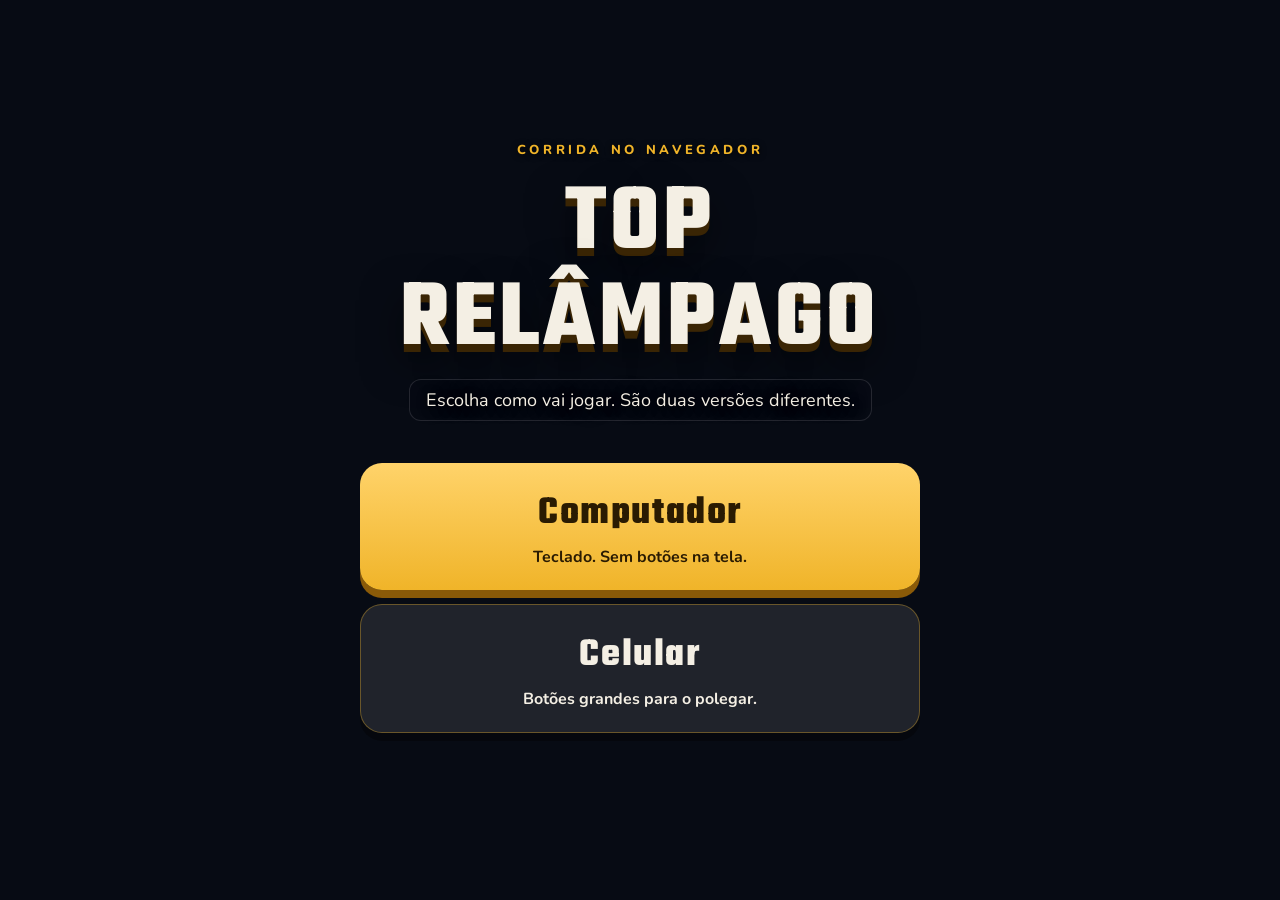
<file: index.html>
<!DOCTYPE html>
<html lang="pt-BR">
<head>
  <meta charset="UTF-8" />
  <meta name="viewport" content="width=device-width, initial-scale=1, viewport-fit=cover" />
  <title>TOP RELÂMPAGO</title>
  <meta name="description" content="Jogo de corrida no navegador. Abra e jogue." />
  <meta name="theme-color" content="#0b1220" />
  <link rel="icon" href="favicon.svg" type="image/svg+xml" />
  <link rel="preconnect" href="https://fonts.googleapis.com" />
  <link rel="preconnect" href="https://fonts.gstatic.com" crossorigin />
  <link href="https://fonts.googleapis.com/css2?family=Nunito:wght@500;700;800&family=Teko:wght@500;600;700&display=swap" rel="stylesheet" />
  <link rel="stylesheet" href="css/style.css" />
</head>
<body class="chooser">
  <main class="chooser-box">
    <p class="eyebrow">Corrida no navegador</p>
    <h1>TOP RELÂMPAGO</h1>
    <p class="tagline">Escolha como vai jogar. São duas versões diferentes.</p>
    <a class="choice" href="pc/">
      <strong>Computador</strong>
      <span>Teclado. Sem botões na tela.</span>
    </a>
    <a class="choice phone" href="celular/">
      <strong>Celular</strong>
      <span>Botões grandes para o polegar.</span>
    </a>
  </main>
</body>
</html>
</file>
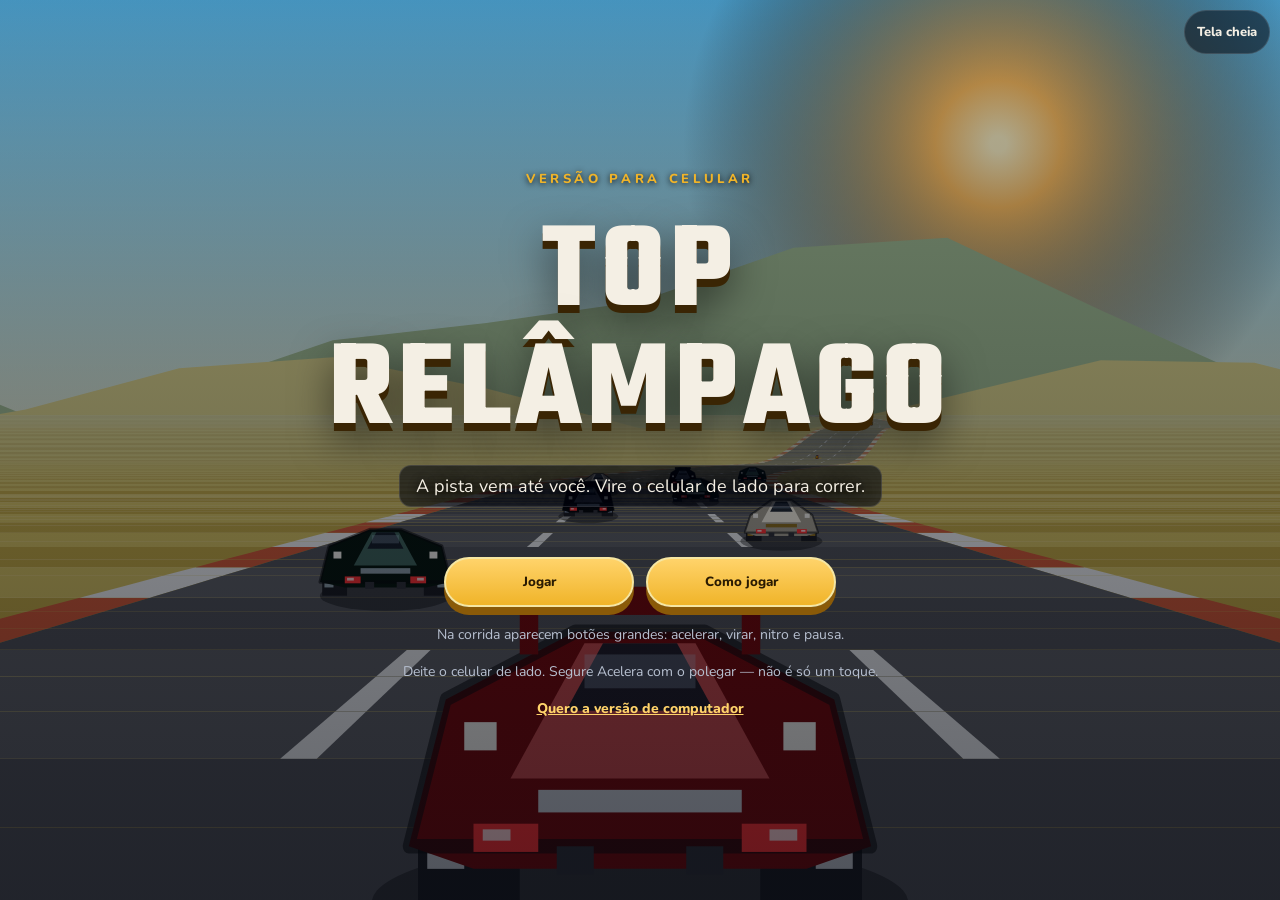
<file: celular/index.html>
<!DOCTYPE html>
<html lang="pt-BR">
<head>
  <!-- ui: no Som/Pausa nosombtn2 -->
  <meta charset="UTF-8" />
  <meta name="viewport" content="width=device-width, initial-scale=1, maximum-scale=1, user-scalable=no, viewport-fit=cover, interactive-widget=resizes-content" />
  <title>TOP RELÂMPAGO · Celular</title>
  <meta name="description" content="TOP RELÂMPAGO no celular, com botões na tela." />
  <meta name="theme-color" content="#0b1220" />
  <meta name="apple-mobile-web-app-capable" content="yes" />
  <meta name="apple-mobile-web-app-status-bar-style" content="black-translucent" />
  <meta name="mobile-web-app-capable" content="yes" />
  <link rel="icon" href="../favicon.svg" type="image/svg+xml" />
  <link rel="preconnect" href="https://fonts.googleapis.com" />
  <link rel="preconnect" href="https://fonts.gstatic.com" crossorigin />
  <link href="https://fonts.googleapis.com/css2?family=Nunito:wght@500;700;800&family=Teko:wght@500;600;700&display=swap" rel="stylesheet" />
  <link rel="stylesheet" href="../css/style.css?v=fixmusic1" />
</head>
<body data-modo="celular" class="modo-celular">
  <div id="app">
    <canvas id="view" tabindex="0"></canvas>

    <div id="hud" class="hud hidden" aria-hidden="true">
      <div class="hud-top">
        <div class="hud-card hud-track">
          <span class="hud-label">Pista</span>
          <strong class="hud-track-value"><span id="hud-flag" class="hud-flag">🏖️</span><span id="hud-track-name">Praia</span></strong>
        </div>
        <div class="hud-card">
          <span class="hud-label">Posição</span>
          <strong id="hud-pos">1<span>/8</span></strong>
        </div>
        <div class="hud-card">
          <span class="hud-label">Volta</span>
          <strong id="hud-lap">1<span>/2</span></strong>
        </div>
        <div class="hud-card wide">
          <span class="hud-label">Tempo</span>
          <strong id="hud-time">0:00.00</strong>
        </div>
      </div>
      <div class="hud-mid">
        <div class="minimap-wrap">
          <span class="minimap-label">MAPA</span>
          <canvas id="minimap" width="154" height="154" aria-label="Minimapa da pista"></canvas>
        </div>
      </div>
      <div class="hud-bottom">
        <div class="bars">
          <div class="bar">
            <span>Nitro · 3</span>
            <div class="nitro-pips" id="hud-nitro-pips" aria-label="Cargas de nitro">
              <i></i><i></i><i></i>
            </div>
          </div>
          <div class="bar">
            <span>Combustível</span>
            <div class="bar-track fuel"><i id="hud-fuel"></i></div>
          </div>
        </div>
        <div class="speedo">
          <strong id="hud-speed">0</strong>
          <em>km/h</em>
        </div>
      </div>
      <div id="toast" class="toast hidden"></div>
    </div>

    <div id="lap-banner" class="lap-banner hidden" aria-live="polite">
      <span class="lap-banner-eyebrow">Ao vivo</span>
      <strong id="lap-banner-title">VOLTA</strong>
      <div class="lap-banner-stats">
        <span class="lap-banner-pos">P<span id="lap-banner-pos">1</span></span>
        <span id="lap-banner-time">0:00.00</span>
      </div>
    </div>

    <div id="radio" class="radio hidden" aria-live="polite">
      <span class="radio-tag">Rádio</span>
      <span id="radio-msg"></span>
    </div>

    <div id="countdown" class="countdown hidden" aria-live="polite">
      <div class="lights" aria-hidden="true"><i></i><i></i><i></i></div>
      <strong id="countdown-num">3</strong>
    </div>

<section id="screen-title" class="screen">
      <div class="screen-inner">
        <p class="eyebrow">Versão para celular</p>
        <h1>TOP RELÂMPAGO</h1>
        <p class="tagline">A pista vem até você. Vire o celular de lado para correr.</p>
        <div class="menu" id="menu-title">
          <button type="button" data-action="play" class="primary">Jogar</button>
          <button type="button" data-action="howto">Como jogar</button>
        </div>
        <p class="hint">Na corrida aparecem botões grandes: acelerar, virar, nitro e pausa.</p>
        <p class="hint">Deite o celular de lado. Segure Acelera com o polegar — não é só um toque.</p>
        <p class="hint"><a href="../index.html">Quero a versão de computador</a></p>
      </div>
    </section>

    <section id="screen-howto" class="screen hidden">
      <div class="screen-inner card-panel">
        <h2>Como jogar</h2>
        <ul class="howto">
          <li>Vire o celular de lado.</li>
          <li>Polegar esquerdo: virar para os lados.</li>
          <li>Polegar direito: acelerar e nitro.</li>
                    <li>Galão amarelo no meio da pista: passe por cima para encher o tanque. Sem combustível o motor morre.</li>
          <li>No campeonato, precisa chegar em 4º ou melhor para avançar.</li>
          <li>O nitro tem 3 cargas por corrida. Cada toque gasta uma. Solte e aperte de novo para a próxima.</li>
          <li>Tela cheia / Preencher tela ocupa a área visível. No iPhone a barra do Safari só some em Compartilhar → Adicionar à Tela de Início.</li>
        </ul>
        <p>Fique no asfalto. Curvas fortes puxam o carro. Os rivais fecham a porta. Ganhe dinheiro nas corridas e melhore o carro na oficina.</p>
        <div class="menu">
          <button type="button" data-action="back-title" class="primary">Voltar</button>
        </div>
      </div>
    </section>

    <section id="screen-cars" class="screen hidden">
      <div class="screen-inner wide">
        <h2>Escolha o carro</h2>
        <p class="sub">Cada um dirige de um jeito. Teste e sinta.</p>
        <div id="car-grid" class="grid-4"></div>
        <div class="menu">
          <button type="button" data-action="cars-next" class="primary">Continuar</button>
          <button type="button" data-action="back-title">Voltar</button>
        </div>
      </div>
    </section>

    <section id="screen-mode" class="screen hidden">
      <div class="screen-inner">
        <h2>Como quer correr?</h2>
        <div class="menu stacked">
          <button type="button" data-action="mode-cup" class="primary" id="btn-cup">Campeonato</button>
          <button type="button" data-action="mode-quick">Corrida rápida</button>
          <button type="button" data-action="open-shop">Oficina</button>
          <button type="button" data-action="back-cars">Trocar carro</button>
        </div>
        <p class="hint" id="money-hint">Seu dinheiro: $0</p>
      </div>
    </section>

    <section id="screen-tracks" class="screen hidden">
      <div class="screen-inner wide">
        <h2>Escolha a pista</h2>
        <div id="track-grid" class="grid-tracks"></div>
        <div class="menu">
          <button type="button" data-action="track-go" class="primary">Correr</button>
          <button type="button" data-action="back-mode">Voltar</button>
        </div>
      </div>
    </section>

    <section id="screen-shop" class="screen hidden">
      <div class="screen-inner wide">
        <h2>Oficina</h2>
        <p class="sub" id="shop-money">Dinheiro: $0</p>
        <div id="shop-grid" class="shop-grid"></div>
        <div class="menu">
          <button type="button" data-action="shop-back" class="primary">Pronto</button>
        </div>
      </div>
    </section>

    <section id="screen-pause" class="screen hidden dim">
      <div class="screen-inner card-panel">
        <h2>Pausa</h2>
        <ul class="howto compact">
          <li>Use os botões na tela para dirigir</li>
        </ul>
        <div class="menu stacked">
          <button type="button" data-action="resume" class="primary">Continuar</button>
          <button type="button" data-action="restart">Recomeçar</button>
          <button type="button" data-action="quit-race">Sair da corrida</button>
        </div>
      </div>
    </section>

    <section id="screen-results" class="screen hidden">
      <div class="screen-inner wide">
        <h2 id="results-title">Chegada</h2>
        <p class="sub" id="results-sub"></p>
        <table class="board" id="results-table"></table>
        <div class="menu">
          <button type="button" data-action="results-next" class="primary">Continuar</button>
        </div>
      </div>
    </section>

    <section id="screen-standings" class="screen hidden">
      <div class="screen-inner wide">
        <h2 id="standings-title">Campeonato</h2>
        <p class="sub" id="standings-sub"></p>
        <table class="board" id="standings-table"></table>
        <div class="menu">
          <button type="button" data-action="cup-next" class="primary">Próxima etapa</button>
          <button type="button" data-action="open-shop">Oficina</button>
        </div>
      </div>
    </section>

    <div id="pads" class="pads hidden" aria-hidden="true">
      <div class="pad-cluster left">
        <button type="button" class="pad" data-hold="left">◀</button>
        <button type="button" class="pad" data-hold="right">▶</button>
      </div>
      <div class="pad-cluster right">
        <button type="button" class="pad nitro" data-hold="nitro">Nitro</button>
        <div class="pad-stack">
          <button type="button" class="pad go" data-hold="up">Acelera</button>
        </div>
      </div>
    </div>

    <div id="rotate-hint" class="rotate-hint hidden">
      <p>Deite o celular de lado — a pista fica maior.</p>
      <p class="hint">Se quiser, dá para jogar em pé.</p>
      <button type="button" class="primary" data-action="portrait-ok">Jogar em pé</button>
    </div>

    <div class="top-tools">
      <button type="button" id="btn-full" title="Tela cheia">Tela cheia</button>
    </div>
  </div>
  <script type="module" src="../js/app.js?v=fixmusic1"></script>
</body>
</html>
</file>
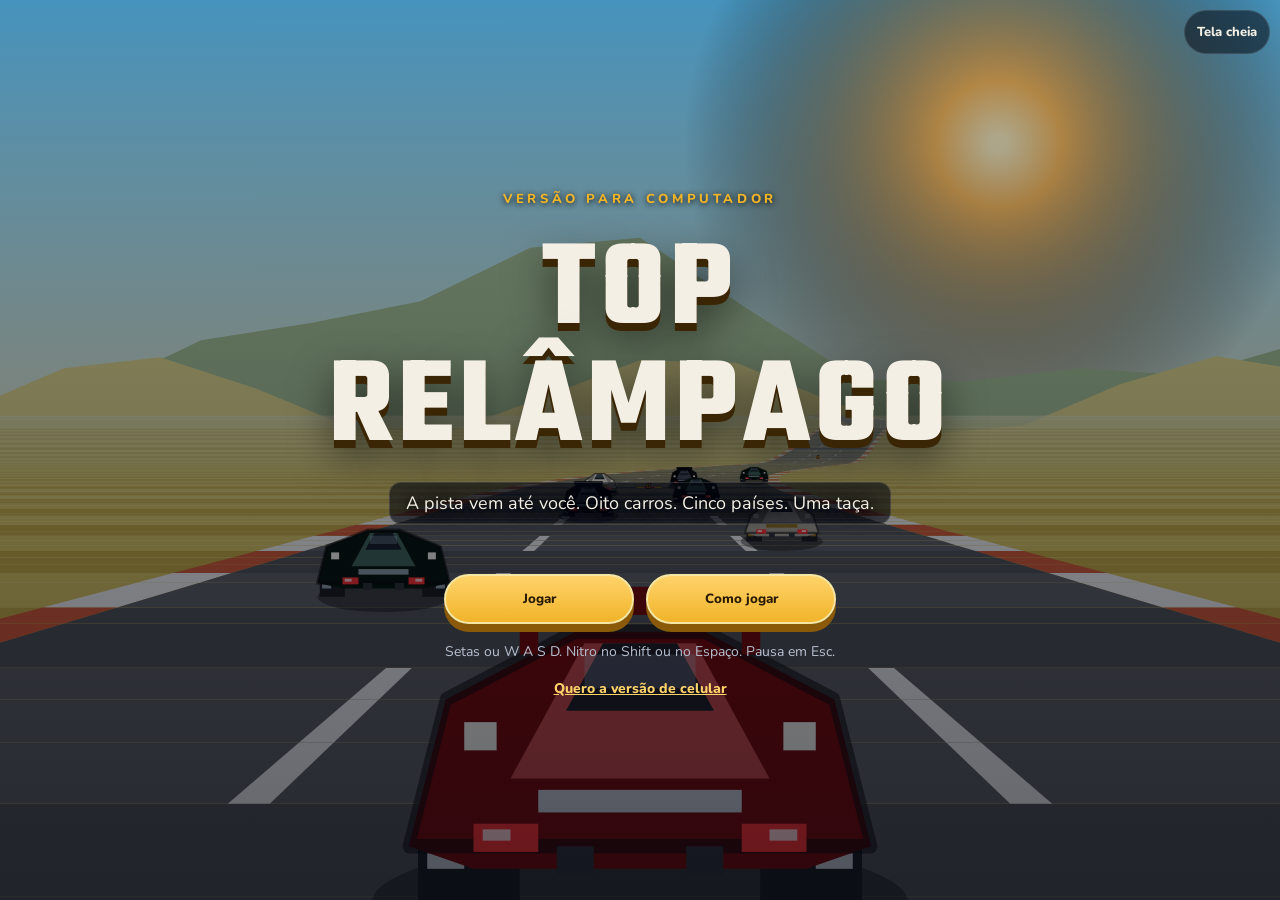
<file: pc/index.html>
<!DOCTYPE html>
<html lang="pt-BR">
<head>
  <!-- ui: no Som/Pausa nosombtn2 -->
  <meta charset="UTF-8" />
  <meta name="viewport" content="width=device-width, initial-scale=1" />
  <title>TOP RELÂMPAGO · Computador</title>
  <meta name="description" content="TOP RELÂMPAGO no computador, com teclado." />
  <meta name="theme-color" content="#0b1220" />
  <link rel="icon" href="../favicon.svg" type="image/svg+xml" />
  <link rel="preconnect" href="https://fonts.googleapis.com" />
  <link rel="preconnect" href="https://fonts.gstatic.com" crossorigin />
  <link href="https://fonts.googleapis.com/css2?family=Nunito:wght@500;700;800&family=Teko:wght@500;600;700&display=swap" rel="stylesheet" />
  <link rel="stylesheet" href="../css/style.css?v=fixmusic1" />
</head>
<body data-modo="pc" class="modo-pc">
  <div id="app">
    <canvas id="view" tabindex="0"></canvas>

    <div id="hud" class="hud hidden" aria-hidden="true">
      <div class="hud-top">
        <div class="hud-card hud-track">
          <span class="hud-label">Pista</span>
          <strong class="hud-track-value"><span id="hud-flag" class="hud-flag">🏖️</span><span id="hud-track-name">Praia</span></strong>
        </div>
        <div class="hud-card">
          <span class="hud-label">Posição</span>
          <strong id="hud-pos">1<span>/8</span></strong>
        </div>
        <div class="hud-card">
          <span class="hud-label">Volta</span>
          <strong id="hud-lap">1<span>/2</span></strong>
        </div>
        <div class="hud-card wide">
          <span class="hud-label">Tempo</span>
          <strong id="hud-time">0:00.00</strong>
        </div>
      </div>
      <div class="hud-mid">
        <div class="minimap-wrap">
          <span class="minimap-label">MAPA</span>
          <canvas id="minimap" width="154" height="154" aria-label="Minimapa da pista"></canvas>
        </div>
      </div>
      <div class="hud-bottom">
        <div class="bars">
          <div class="bar">
            <span>Nitro <kbd>Shift</kbd> <kbd>Espaço</kbd> · 3</span>
            <div class="nitro-pips" id="hud-nitro-pips" aria-label="Cargas de nitro">
              <i></i><i></i><i></i>
            </div>
          </div>
          <div class="bar">
            <span>Combustível</span>
            <div class="bar-track fuel"><i id="hud-fuel"></i></div>
          </div>
        </div>
        <div class="speedo">
          <strong id="hud-speed">0</strong>
          <em>km/h</em>
        </div>
      </div>
      <div id="toast" class="toast hidden"></div>
    </div>

    <div id="lap-banner" class="lap-banner hidden" aria-live="polite">
      <span class="lap-banner-eyebrow">Ao vivo</span>
      <strong id="lap-banner-title">VOLTA</strong>
      <div class="lap-banner-stats">
        <span class="lap-banner-pos">P<span id="lap-banner-pos">1</span></span>
        <span id="lap-banner-time">0:00.00</span>
      </div>
    </div>

    <div id="radio" class="radio hidden" aria-live="polite">
      <span class="radio-tag">Rádio</span>
      <span id="radio-msg"></span>
    </div>

    <div id="countdown" class="countdown hidden" aria-live="polite">
      <div class="lights" aria-hidden="true"><i></i><i></i><i></i></div>
      <strong id="countdown-num">3</strong>
    </div>

<section id="screen-title" class="screen">
      <div class="screen-inner">
        <p class="eyebrow">Versão para computador</p>
        <h1>TOP RELÂMPAGO</h1>
        <p class="tagline">A pista vem até você. Oito carros. Cinco países. Uma taça.</p>
        <div class="menu" id="menu-title">
          <button type="button" data-action="play" class="primary">Jogar</button>
          <button type="button" data-action="howto">Como jogar</button>
        </div>
        <p class="hint">Setas ou W A S D. Nitro no Shift ou no Espaço. Pausa em Esc.</p>
        <p class="hint"><a href="../index.html">Quero a versão de celular</a></p>
      </div>
    </section>

    <section id="screen-howto" class="screen hidden">
      <div class="screen-inner card-panel">
        <h2>Como jogar</h2>
        <ul class="howto">
          <li><kbd>↑</kbd> ou <kbd>W</kbd> — acelerar</li>
          <li><kbd>↓</kbd> ou <kbd>S</kbd> — frear</li>
          <li><kbd>←</kbd> <kbd>→</kbd> ou <kbd>A</kbd> <kbd>D</kbd> — dirigir</li>
          <li><kbd>Shift</kbd> ou <kbd>Espaço</kbd> — nitro</li>
          <li><kbd>Esc</kbd> — pausar · <kbd>M</kbd> — som · <kbd>F</kbd> — tela cheia</li>
          <li>Galão amarelo no meio da pista: passe por cima para encher o tanque. Sem combustível o motor morre.</li>
          <li>No campeonato, precisa chegar em 4º ou melhor para avançar.</li>
          <li>O nitro tem 3 cargas por corrida. Cada toque no Shift ou Espaço gasta uma. Solte e aperte de novo para a próxima.</li>
          <li>Preencher tela ocupa a área visível. No iPhone a barra do Safari só some em Adicionar à Tela de Início.</li>
        </ul>
        <p>Fique no asfalto. Curvas fortes puxam o carro. Os rivais fecham a porta. Ganhe dinheiro nas corridas e melhore o carro na oficina.</p>
        <div class="menu">
          <button type="button" data-action="back-title" class="primary">Voltar</button>
        </div>
      </div>
    </section>

    <section id="screen-cars" class="screen hidden">
      <div class="screen-inner wide">
        <h2>Escolha o carro</h2>
        <p class="sub">Cada um dirige de um jeito. Teste e sinta.</p>
        <div id="car-grid" class="grid-4"></div>
        <div class="menu">
          <button type="button" data-action="cars-next" class="primary">Continuar</button>
          <button type="button" data-action="back-title">Voltar</button>
        </div>
      </div>
    </section>

    <section id="screen-mode" class="screen hidden">
      <div class="screen-inner">
        <h2>Como quer correr?</h2>
        <div class="menu stacked">
          <button type="button" data-action="mode-cup" class="primary" id="btn-cup">Campeonato</button>
          <button type="button" data-action="mode-quick">Corrida rápida</button>
          <button type="button" data-action="open-shop">Oficina</button>
          <button type="button" data-action="back-cars">Trocar carro</button>
        </div>
        <p class="hint" id="money-hint">Seu dinheiro: $0</p>
      </div>
    </section>

    <section id="screen-tracks" class="screen hidden">
      <div class="screen-inner wide">
        <h2>Escolha a pista</h2>
        <div id="track-grid" class="grid-tracks"></div>
        <div class="menu">
          <button type="button" data-action="track-go" class="primary">Correr</button>
          <button type="button" data-action="back-mode">Voltar</button>
        </div>
      </div>
    </section>

    <section id="screen-shop" class="screen hidden">
      <div class="screen-inner wide">
        <h2>Oficina</h2>
        <p class="sub" id="shop-money">Dinheiro: $0</p>
        <div id="shop-grid" class="shop-grid"></div>
        <div class="menu">
          <button type="button" data-action="shop-back" class="primary">Pronto</button>
        </div>
      </div>
    </section>

    <section id="screen-pause" class="screen hidden dim">
      <div class="screen-inner card-panel">
        <h2>Pausa</h2>
        <ul class="howto compact">
          <li>Setas ou W A S D para dirigir</li>
          <li>Shift ou Espaço para nitro · Esc para voltar</li>
        </ul>
        <div class="menu stacked">
          <button type="button" data-action="resume" class="primary">Continuar</button>
          <button type="button" data-action="restart">Recomeçar</button>
          <button type="button" data-action="quit-race">Sair da corrida</button>
        </div>
      </div>
    </section>

    <section id="screen-results" class="screen hidden">
      <div class="screen-inner wide">
        <h2 id="results-title">Chegada</h2>
        <p class="sub" id="results-sub"></p>
        <table class="board" id="results-table"></table>
        <div class="menu">
          <button type="button" data-action="results-next" class="primary">Continuar</button>
        </div>
      </div>
    </section>

    <section id="screen-standings" class="screen hidden">
      <div class="screen-inner wide">
        <h2 id="standings-title">Campeonato</h2>
        <p class="sub" id="standings-sub"></p>
        <table class="board" id="standings-table"></table>
        <div class="menu">
          <button type="button" data-action="cup-next" class="primary">Próxima etapa</button>
          <button type="button" data-action="open-shop">Oficina</button>
        </div>
      </div>
    </section>

    <div class="top-tools">
      <button type="button" id="btn-full" title="Tela cheia">Tela cheia</button>
    </div>
  </div>
  <script type="module" src="../js/app.js?v=fixmusic1"></script>
</body>
</html>
</file>
<file: css/style.css>
:root {
  --bg: #070b14;
  --panel: rgba(10, 16, 28, 0.82);
  --line: rgba(240, 180, 41, 0.35);
  --gold: #f0b429;
  --gold-2: #ffd36a;
  --text: #f4efe4;
  --muted: #b7c0d0;
  --danger: #ff5d6c;
  --ok: #3dd68c;
  --shadow: 0 20px 60px rgba(0, 0, 0, 0.45);
}

* { box-sizing: border-box; margin: 0; padding: 0; }

html, body {
  width: 100%;
  height: 100%;
  height: -webkit-fill-available;
  height: 100svh;
  height: 100dvh;
  min-height: 100svh;
  min-height: 100dvh;
  overflow: hidden;
  overscroll-behavior: none;
  touch-action: none;
  position: fixed;
  inset: 0;
  padding: 0;
  margin: 0;
  background: var(--bg);
  color: var(--text);
  font-family: "Nunito", "Segoe UI", sans-serif;
  -webkit-text-size-adjust: 100%;
  user-select: none;
  -webkit-user-select: none;
  -webkit-touch-callout: none;
}

#app {
  width: 100%;
  height: 100%;
  height: -webkit-fill-available;
  height: 100svh;
  height: 100dvh;
  min-height: 100svh;
  min-height: 100dvh;
  overflow: hidden;
  touch-action: none;
  position: fixed;
  inset: 0;
  padding: 0;
  margin: 0;
}

#view {
  position: absolute;
  inset: 0;
  width: 100%;
  height: 100%;
  display: block;
  outline: none;
}

html.immersive,
html.immersive body,
html.immersive #app,
body.immersive,
body.immersive #app {
  position: fixed;
  inset: 0;
  width: 100%;
  width: 100dvw;
  height: 100svh;
  height: 100dvh;
  height: -webkit-fill-available;
  min-height: 100dvh;
  padding: 0;
  margin: 0;
}

.hidden { display: none !important; }

.screen {
  position: absolute;
  inset: 0;
  display: flex;
  align-items: flex-start;
  justify-content: center;
  padding: max(16px, env(safe-area-inset-top)) max(16px, env(safe-area-inset-right)) max(16px, env(safe-area-inset-bottom)) max(16px, env(safe-area-inset-left));
  background: linear-gradient(180deg, rgba(7, 11, 20, 0.28), rgba(7, 11, 20, 0.62));
  z-index: 5;
  overflow-x: hidden;
  overflow-y: auto;
  touch-action: pan-y;
  -webkit-overflow-scrolling: touch;
  overflow-anchor: none;
}

.screen.dim { background: rgba(4, 7, 14, 0.72); backdrop-filter: blur(6px); }

.screen-inner {
  width: min(720px, 100%);
  text-align: center;
  margin-block: auto;
  padding-bottom: 12px;
}

.screen-inner.wide { width: min(1080px, 100%); }

#screen-results .screen-inner.wide,
#screen-standings .screen-inner.wide {
  width: min(560px, 100%);
}

#screen-results .board,
#screen-standings .board {
  width: 100%;
  table-layout: fixed;
  margin-inline: auto;
}

.card-panel {
  background: var(--panel);
  border: 1px solid var(--line);
  border-radius: 22px;
  padding: 36px 32px;
  box-shadow: var(--shadow);
}

.eyebrow {
  letter-spacing: 0.28em;
  text-transform: uppercase;
  color: var(--gold);
  font-size: 13px;
  font-weight: 800;
  position: relative;
  z-index: 1;
  text-shadow: 0 1px 6px #000;
}

h1 {
  font-family: "Teko", Impact, sans-serif;
  font-size: clamp(64px, 12vw, 124px);
  line-height: 0.95;
  letter-spacing: 0.04em;
  text-shadow: 0 8px 0 #3a2504, 0 18px 40px rgba(0, 0, 0, 0.55);
  margin: 14px 0 12px;
  padding-top: 0.12em;
  overflow: visible;
}

h2 {
  font-family: "Teko", Impact, sans-serif;
  font-size: clamp(40px, 7vw, 64px);
  letter-spacing: 0.04em;
  margin-bottom: 6px;
}

.tagline, .sub, .hint, p { color: var(--muted); }

.tagline {
  font-size: 18px;
  margin-bottom: 28px;
  color: #f4efe4;
  text-shadow: 0 2px 10px #000, 0 0 18px rgba(0, 0, 0, 0.95);
  background: rgba(7, 11, 20, 0.62);
  display: inline-block;
  padding: 8px 16px;
  border-radius: 12px;
  border: 1px solid rgba(255,255,255,0.12);
}
.sub { margin-bottom: 22px; }
.hint { margin-top: 18px; font-size: 14px; }

.menu {
  display: flex;
  gap: 12px;
  justify-content: center;
  flex-wrap: wrap;
  margin-top: 22px;
}

.menu.stacked {
  flex-direction: column;
  align-items: center;
}

button {
  font-family: inherit;
  font-weight: 800;
  border: 1px solid transparent;
  border-radius: 999px;
  padding: 14px 26px;
  min-width: 190px;
  min-height: 48px;
  cursor: pointer;
  color: var(--text);
  background: rgba(255, 255, 255, 0.08);
  touch-action: manipulation;
  -webkit-tap-highlight-color: transparent;
  transition: transform 0.12s ease, background 0.12s ease, box-shadow 0.12s ease;
}

button.primary,
.menu button {
  background: linear-gradient(180deg, var(--gold-2), var(--gold));
  color: #2a1b02;
  border: 2px solid #f5e6a3;
  box-shadow: 0 8px 0 #8a5a08;
}

.menu button:disabled {
  opacity: 0.5;
  box-shadow: 0 4px 0 #6a4e12;
  cursor: default;
  transform: none;
}

button:hover { transform: translateY(-1px); }
button:focus-visible { outline: 3px solid var(--gold-2); outline-offset: 3px; }
button.selected, .pick.selected {
  box-shadow: 0 0 0 3px var(--gold);
}

.howto {
  list-style: none;
  text-align: left;
  margin: 18px auto 16px;
  max-width: 460px;
  color: var(--text);
}

.howto li { margin: 8px 0; }
.howto.compact { margin-bottom: 8px; }

kbd {
  display: inline-block;
  min-width: 1.6em;
  padding: 1px 7px;
  border-radius: 6px;
  border: 1px solid rgba(255,255,255,0.2);
  background: rgba(0,0,0,0.35);
  font-size: 12px;
  font-family: inherit;
  color: var(--gold-2);
  text-align: center;
}

.grid-4, .grid-tracks, .shop-grid {
  display: grid;
  gap: 14px;
}

.grid-4 { grid-template-columns: repeat(4, minmax(0, 1fr)); }
.grid-tracks { grid-template-columns: repeat(5, minmax(0, 1fr)); }
.shop-grid { grid-template-columns: repeat(3, minmax(0, 1fr)); }

#screen-shop .shop-grid { margin-bottom: 8px; }
#screen-shop .shop-card .menu {
  margin-top: 12px;
  position: relative;
  z-index: 1;
}
#screen-shop .shop-card .menu button {
  min-width: 0;
  width: 100%;
}
#screen-shop > .screen-inner > .menu {
  position: relative;
  z-index: 2;
  margin-top: 18px;
  padding-bottom: 10px;
}

.pick, .shop-card {
  background: var(--panel);
  border: 1px solid rgba(255,255,255,0.08);
  border-radius: 18px;
  padding: 16px 12px 14px;
  text-align: left;
  cursor: pointer;
  min-width: 0;
  min-height: 48px;
  box-shadow: var(--shadow);
  touch-action: manipulation;
}

.pick h3, .shop-card h3 {
  font-family: "Teko", Impact, sans-serif;
  font-size: 30px;
  letter-spacing: 0.03em;
}

.pick p, .shop-card p { font-size: 13px; margin: 4px 0 10px; }

.swatch {
  height: 10px;
  border-radius: 999px;
  margin-bottom: 10px;
}

.stat {
  display: flex;
  align-items: center;
  gap: 8px;
  font-size: 12px;
  margin: 4px 0;
  color: var(--muted);
}

.stat b { width: 72px; font-weight: 700; color: var(--text); }
.stat i {
  flex: 1;
  height: 7px;
  border-radius: 99px;
  background: rgba(255,255,255,0.08);
  display: block;
  position: relative;
  font-style: normal;
}

.stat i::after {
  content: "";
  position: absolute;
  inset: 0 auto 0 0;
  width: var(--v, 50%);
  border-radius: inherit;
  background: linear-gradient(90deg, #6ecbff, var(--gold));
}

.board {
  width: 100%;
  border-collapse: collapse;
  background: var(--panel);
  border-radius: 16px;
  overflow: hidden;
  margin: 10px 0 8px;
}

.board th, .board td {
  padding: 12px 14px;
  text-align: left;
}

.board th { color: var(--gold); font-size: 13px; letter-spacing: 0.08em; text-transform: uppercase; }
.board tr:nth-child(even) { background: rgba(255,255,255,0.03); }
.board .you { color: var(--gold-2); font-weight: 800; }

.top-tools {
  position: absolute;
  top: max(10px, env(safe-area-inset-top));
  right: max(10px, env(safe-area-inset-right));
  z-index: 20;
  display: flex;
  gap: 8px;
}

body.racing .top-tools {
  right: calc(max(12px, env(safe-area-inset-right)) + 128px);
  top: max(10px, env(safe-area-inset-top));
}

.top-tools button {
  min-width: 48px;
  min-height: 44px;
  padding: 8px 12px;
  font-size: 13px;
  background: rgba(7, 11, 20, 0.55);
  border: 1px solid rgba(255,255,255,0.12);
}

.hud {
  position: absolute;
  inset: 0;
  pointer-events: none;
  z-index: 4;
}

.hud-pause {
  position: absolute;
  top: max(10px, env(safe-area-inset-top));
  left: 50%;
  transform: translateX(-50%);
  z-index: 7;
  pointer-events: auto;
  min-width: 88px;
  min-height: 44px;
  padding: 8px 18px;
  background: rgba(7, 11, 20, 0.7);
  border: 1px solid rgba(255,255,255,0.16);
}

.hud-top {
  position: absolute;
  top: max(12px, env(safe-area-inset-top));
  left: max(12px, env(safe-area-inset-left));
  display: flex;
  gap: 10px;
}

.hud-card {
  background: rgba(2, 4, 10, 0.92);
  border: 1px solid rgba(255,255,255,0.38);
  border-radius: 10px;
  padding: 8px 14px;
  min-width: 92px;
  box-shadow: 0 4px 18px rgba(0, 0, 0, 0.7);
}

.hud-card.wide { min-width: 140px; }
.hud-track { min-width: 128px; max-width: 180px; }
.hud-track strong {
  display: flex;
  align-items: center;
  gap: 8px;
  font-size: 22px !important;
  letter-spacing: 0.02em;
}
.hud-flag { font-size: 22px; line-height: 1; filter: drop-shadow(0 1px 2px #000); }
#hud-track-name {
  font-size: 20px;
  white-space: nowrap;
  overflow: hidden;
  text-overflow: ellipsis;
  max-width: 9ch;
}
.hud-label {
  display: block;
  font-size: 11px;
  letter-spacing: 0.12em;
  text-transform: uppercase;
  color: #e8edf5;
  text-shadow: 0 1px 3px #000;
}
.hud-card strong {
  font-family: "Teko", Impact, sans-serif;
  font-size: 36px;
  line-height: 1;
  text-shadow: 0 2px 6px #000, 0 0 8px rgba(0,0,0,0.8);
}
.hud-card strong span { font-size: 18px; color: #c9d2e0; }

.hud-mid {
  position: absolute;
  top: max(52px, calc(env(safe-area-inset-top) + 48px));
  right: max(12px, env(safe-area-inset-right));
}

.minimap-wrap {
  position: relative;
  width: 126px;
  display: flex;
  flex-direction: column;
  gap: 0;
  filter: drop-shadow(0 6px 16px rgba(0, 0, 0, 0.55));
}
.minimap-label {
  display: block;
  margin: 0;
  padding: 3px 8px 2px;
  font-size: 10px;
  font-weight: 800;
  letter-spacing: 0.18em;
  text-transform: uppercase;
  color: #f3f6fb;
  background: linear-gradient(180deg, rgba(18, 24, 36, 0.96), rgba(8, 12, 20, 0.96));
  border: 1px solid rgba(255, 255, 255, 0.28);
  border-bottom: none;
  border-radius: 12px 12px 0 0;
  box-shadow: inset 0 0 0 1px rgba(240, 180, 41, 0.28);
  text-shadow: 0 1px 2px rgba(0, 0, 0, 0.9);
  pointer-events: none;
  line-height: 1.2;
}
#minimap {
  display: block;
  width: 126px;
  height: 112px;
  background: rgba(4, 8, 14, 0.96);
  border: 1px solid rgba(255, 255, 255, 0.28);
  border-radius: 0 0 12px 12px;
  box-shadow:
    inset 0 0 0 1px rgba(240, 180, 41, 0.22),
    inset 0 1px 0 rgba(255, 255, 255, 0.08);
  overflow: hidden;
}

.hud-bottom {
  position: absolute;
  left: max(12px, env(safe-area-inset-left));
  right: max(12px, env(safe-area-inset-right));
  bottom: 16px;
  display: flex;
  justify-content: space-between;
  align-items: flex-end;
}

.bars { width: min(340px, 48vw); }
.bar { margin-top: 8px; }
.bar span {
  font-size: 12px;
  color: #e8edf5;
  text-shadow: 0 1px 3px #000;
  display: inline-block;
  background: rgba(4, 8, 16, 0.75);
  padding: 1px 7px;
  border-radius: 6px;
}
.bar-track {
  height: 12px;
  border-radius: 99px;
  background: rgba(0,0,0,0.45);
  border: 1px solid rgba(255,255,255,0.1);
  overflow: hidden;
  margin-top: 4px;
}

.bar-track i {
  display: block;
  height: 100%;
  width: 0%;
  background: linear-gradient(90deg, #7c5cff, #49d6ff);
}

.bar-track.hot i {
  box-shadow: 0 0 12px #49d6ff;
}

.bar-track.fuel i { background: linear-gradient(90deg, #ff5d6c, #f0b429); }

.nitro-pips {
  display: flex;
  gap: 6px;
  margin-top: 4px;
  height: 14px;
}
.nitro-pips i {
  flex: 1;
  border-radius: 4px;
  background: rgba(0,0,0,0.45);
  border: 1px solid rgba(255,255,255,0.18);
}
.nitro-pips i.on {
  background: linear-gradient(180deg, #7cf6ff, #3d7dff);
  box-shadow: 0 0 8px rgba(73, 214, 255, 0.55);
}
.nitro-pips.hot i.on {
  box-shadow: 0 0 12px #49d6ff;
}

.speedo {
  text-align: right;
  background: rgba(4, 8, 16, 0.82);
  padding: 8px 14px 10px;
  border-radius: 14px;
  border: 1px solid rgba(255,255,255,0.18);
  box-shadow: 0 4px 16px rgba(0,0,0,0.5);
  overflow: visible;
}
.speedo strong {
  font-family: "Teko", Impact, sans-serif;
  font-size: 84px;
  line-height: 0.85;
  display: block;
  text-shadow: 0 2px 6px #000, 0 6px 20px rgba(0,0,0,0.55);
  overflow: visible;
}
.speedo strong.boost { color: #7cf6ff; text-shadow: 0 0 18px #49d6ff, 0 2px 6px #000; }
.speedo em {
  color: #d5dbe6;
  font-style: normal;
  letter-spacing: 0.18em;
  text-shadow: 0 1px 3px #000;
}

.toast {
  position: absolute;
  left: 50%;
  top: auto;
  bottom: max(108px, calc(env(safe-area-inset-bottom) + 92px));
  transform: translateX(-50%);
  z-index: 8;
  font-family: "Nunito", system-ui, sans-serif;
  font-size: 18px;
  font-weight: 800;
  letter-spacing: 0.04em;
  color: #e8fbff;
  text-shadow: 0 1px 4px #000;
  padding: 8px 14px;
  border-radius: 999px;
  background: rgba(6, 12, 22, 0.78);
  border: 1px solid rgba(124, 246, 255, 0.35);
  box-shadow: 0 8px 24px rgba(0,0,0,0.35);
  pointer-events: none;
  max-width: min(92vw, 420px);
  text-align: center;
}
.toast.toast-nitro {
  color: #9cfff8;
  border-color: rgba(124, 246, 255, 0.7);
  box-shadow: 0 0 22px rgba(73, 214, 255, 0.45);
}
.toast.toast-fuel {
  color: #ffe28a;
  border-color: rgba(255, 210, 90, 0.55);
}
.toast.toast-hit {
  color: #ffc4b8;
  border-color: rgba(255, 120, 90, 0.7);
  box-shadow: 0 0 22px rgba(255, 90, 60, 0.4);
}

.countdown {
  position: absolute;
  inset: 0;
  display: flex;
  flex-direction: column;
  align-items: center;
  justify-content: center;
  gap: 18px;
  z-index: 6;
  pointer-events: none;
  background: radial-gradient(ellipse at center, rgba(0,0,0,0.35) 0%, rgba(0,0,0,0.08) 55%, transparent 72%);
}
.countdown .lights {
  display: flex;
  gap: 14px;
  padding: 10px 16px;
  border-radius: 999px;
  background: rgba(6, 10, 18, 0.82);
  border: 2px solid rgba(255,255,255,0.25);
  box-shadow: 0 10px 28px rgba(0,0,0,0.45);
}
.countdown .lights i {
  width: 28px;
  height: 28px;
  border-radius: 50%;
  background: #2a3038;
  box-shadow: inset 0 2px 4px rgba(0,0,0,0.6);
  transition: background 0.12s, box-shadow 0.12s;
}
.countdown.n3 .lights i:nth-child(1),
.countdown.n2 .lights i:nth-child(1),
.countdown.n2 .lights i:nth-child(2),
.countdown.n1 .lights i {
  background: radial-gradient(circle at 35% 30%, #ff7a6a, #d41919 70%);
  box-shadow: 0 0 18px rgba(255, 60, 40, 0.85), inset 0 1px 2px rgba(255,255,255,0.35);
}
.countdown.go .lights i {
  background: radial-gradient(circle at 35% 30%, #9dff8a, #1f9a2e 70%);
  box-shadow: 0 0 20px rgba(60, 255, 90, 0.9), inset 0 1px 2px rgba(255,255,255,0.35);
}
#countdown-num {
  font-family: "Teko", Impact, sans-serif;
  font-size: clamp(110px, 28vw, 200px);
  line-height: 0.85;
  color: #fff;
  text-shadow: 0 8px 0 #111, 0 14px 36px rgba(0,0,0,0.75);
  letter-spacing: 0.04em;
}
.countdown.go #countdown-num {
  color: #b8ff6a;
  text-shadow: 0 8px 0 #143016, 0 0 40px rgba(120, 255, 80, 0.65), 0 14px 36px rgba(0,0,0,0.75);
  animation: go-pop 0.35s ease-out;
}
@keyframes go-pop {
  from { transform: scale(0.7); opacity: 0.4; }
  to { transform: scale(1); opacity: 1; }
}

.lap-banner {
  position: absolute;
  left: 50%;
  top: max(58px, calc(env(safe-area-inset-top) + 52px));
  transform: translateX(-50%);
  z-index: 9;
  min-width: min(56vw, 200px);
  max-width: min(70vw, 240px);
  padding: 6px 12px 7px;
  text-align: center;
  pointer-events: none;
  border-radius: 8px;
  background: linear-gradient(180deg, rgba(12, 16, 28, 0.48), rgba(6, 8, 16, 0.42));
  border: 1px solid rgba(240, 180, 41, 0.4);
  box-shadow: 0 6px 16px rgba(0,0,0,0.28);
  backdrop-filter: blur(2px);
  animation: none;
}
.lap-banner-eyebrow {
  display: block;
  font-size: 9px;
  letter-spacing: 0.16em;
  text-transform: uppercase;
  color: rgba(240, 180, 41, 0.9);
  font-weight: 800;
}
#lap-banner-title {
  display: block;
  font-family: "Teko", Impact, sans-serif;
  font-size: clamp(22px, 5vw, 30px);
  line-height: 0.95;
  color: rgba(255,255,255,0.92);
  text-shadow: 0 1px 2px rgba(0,0,0,0.7);
}
.lap-banner-stats {
  display: flex;
  justify-content: center;
  gap: 14px;
  margin-top: 2px;
  font-family: "Teko", Impact, sans-serif;
  font-size: 18px;
  color: rgba(232, 237, 245, 0.9);
}
.lap-banner-pos { color: #9cfff8; }
@keyframes tv-blink {
  0%, 100% { filter: brightness(1); }
  50% { filter: brightness(1.18); }
}

.radio {
  position: absolute;
  left: max(12px, env(safe-area-inset-left));
  bottom: max(118px, calc(env(safe-area-inset-bottom) + 102px));
  z-index: 9;
  display: flex;
  align-items: center;
  gap: 10px;
  max-width: min(78vw, 360px);
  padding: 8px 12px;
  border-radius: 10px;
  background: rgba(8, 14, 24, 0.88);
  border: 1px solid rgba(124, 246, 255, 0.35);
  box-shadow: 0 8px 22px rgba(0,0,0,0.4);
  pointer-events: none;
  animation: radio-in 0.25s ease-out;
}
.radio-tag {
  flex: 0 0 auto;
  font-size: 10px;
  font-weight: 800;
  letter-spacing: 0.14em;
  text-transform: uppercase;
  color: #041018;
  background: #7cf6ff;
  padding: 3px 7px;
  border-radius: 4px;
}
#radio-msg {
  font-size: 14px;
  font-weight: 700;
  color: #e8fbff;
  text-shadow: 0 1px 2px #000;
}
@keyframes radio-in {
  from { transform: translateY(8px); opacity: 0; }
  to { transform: translateY(0); opacity: 1; }
}
body.modo-celular.racing .radio {
  bottom: auto;
  top: max(150px, calc(env(safe-area-inset-top) + 140px));
  left: max(12px, env(safe-area-inset-left));
}
body.modo-celular.racing .lap-banner {
  top: max(56px, calc(env(safe-area-inset-top) + 48px));
}
body.modo-celular.racing .hud-track { display: none; }
body.modo-celular.racing .countdown .lights i { width: 22px; height: 22px; }
body.modo-celular.racing #countdown-num { font-size: clamp(90px, 24vw, 140px); }


.pads {
  position: absolute;
  inset: 0;
  z-index: 8;
  pointer-events: none;
}

.pad-cluster {
  position: absolute;
  display: flex;
  gap: 12px;
  pointer-events: none;
  bottom: max(12px, env(safe-area-inset-bottom));
}

.pad-cluster.left { left: max(12px, env(safe-area-inset-left)); }
.pad-cluster.right {
  right: max(12px, env(safe-area-inset-right));
  align-items: flex-end;
}

.pad-stack { display: flex; flex-direction: column; gap: 10px; }

.pad {
  pointer-events: auto;
  min-width: 76px;
  min-height: 76px;
  width: 76px;
  height: 76px;
  padding: 0;
  border-radius: 18px;
  border: 2px solid rgba(255,255,255,0.22);
  background: rgba(8, 12, 22, 0.62);
  color: #fff;
  font-size: 18px;
  box-shadow: none;
  touch-action: none;
  user-select: none;
  -webkit-user-select: none;
  -webkit-touch-callout: none;
}

.pad.go {
  background: linear-gradient(180deg, #3dd68c, #1e9a5a);
  color: #062414;
  min-width: 92px;
  width: 92px;
  height: 92px;
}

.pad.stop {
  background: rgba(255, 93, 108, 0.82);
  min-width: 92px;
  width: 92px;
}

.pad.nitro {
  background: linear-gradient(180deg, #7c5cff, #3d2cb0);
  min-width: 72px;
  width: 72px;
  height: 72px;
  font-size: 15px;
}

.pad.held {
  transform: scale(0.96);
  filter: brightness(1.2);
  box-shadow: 0 0 0 3px var(--gold);
}

.rotate-hint {
  position: absolute;
  inset: 0;
  z-index: 30;
  display: flex;
  flex-direction: column;
  align-items: center;
  justify-content: center;
  background: rgba(7, 11, 20, 0.92);
  text-align: center;
  padding: 24px;
  font-family: "Teko", Impact, sans-serif;
  font-size: 36px;
  letter-spacing: 0.04em;
}
.rotate-hint button {
  margin-top: 20px;
  pointer-events: auto;
  z-index: 31;
  width: auto;
  min-width: 180px;
}

#view { cursor: default; }
body.racing a { pointer-events: none !important; }

@media (max-width: 980px) {
  .grid-4, .grid-tracks, .shop-grid { grid-template-columns: 1fr 1fr; }
  .hud-card strong { font-size: 28px; }
  .speedo strong { font-size: 56px; }
  .minimap-wrap { width: 118px; } #minimap { width: 118px; height: 104px; }
  body.racing .top-tools {
    right: calc(max(12px, env(safe-area-inset-right)) + 114px);
  }
}

@media (max-width: 640px) {
  .grid-4, .grid-tracks, .shop-grid { grid-template-columns: 1fr; }
  button { width: min(280px, 100%); }
  h1 { font-size: clamp(56px, 18vw, 96px); }
}

body.modo-celular.racing .hud-top {
  top: max(8px, env(safe-area-inset-top));
  max-width: calc(100% - 147px);
}
body.modo-celular.racing .hud-bottom {
  top: max(76px, calc(env(safe-area-inset-top) + 68px));
  bottom: auto;
  left: max(12px, env(safe-area-inset-left));
  right: auto;
  width: min(154px, 40vw);
  flex-direction: column;
  align-items: stretch;
  gap: 8px;
}

body.modo-celular.racing .hud-bottom .speedo {
  text-align: left;
  width: fit-content;
  max-width: 100%;
}

body.modo-celular.racing .speedo strong { font-size: 36px; line-height: 0.9; }
body.modo-celular.racing .bars { width: 100%; }
body.modo-celular.racing .hud-card { padding: 4px 10px; min-width: 72px; }
body.modo-celular.racing .hud-card strong { font-size: 24px; }
body.modo-celular.racing .minimap-wrap { width: 118px; } #minimap { width: 118px; height: 104px; }
body.modo-celular.racing .hud-mid { top: max(10px, env(safe-area-inset-top)); }
body.modo-celular.racing .top-tools {
  top: max(8px, env(safe-area-inset-top));
  right: calc(max(10px, env(safe-area-inset-right)) + 110px);
}

@media (orientation: landscape) and (max-height: 480px) {
  .screen-inner { padding-top: 8px; }
  h1 { font-size: 72px; }
  h2 { font-size: 36px; }
  .hud-card strong { font-size: 22px; }
  .pad { min-width: 68px; min-height: 68px; width: 68px; height: 68px; }
  .pad.go, .pad.stop { min-width: 80px; width: 80px; height: 80px; }
}

body.modo-pc .pads,
body.modo-pc .rotate-hint,
body.modo-pc .hud-pause { display: none !important; }

body.rotate-block #toast,
body.rotate-block #countdown,
body.rotate-block #lap-banner,
body.rotate-block #radio,
body.rotate-block .top-tools,
body.rotate-block #hud,
body.rotate-block #btn-pause,
body.rotate-block .hud-pause,
body.rotate-block .pads {
  display: none !important;
  pointer-events: none !important;
}

.hint a {
  color: var(--gold-2);
  font-weight: 800;
}

@media (min-width: 1200px) {
  .hud-card strong { font-size: 40px; }
  .hud-card { min-width: 110px; padding: 10px 16px; }
  .speedo { padding: 10px 18px 12px; }
  .speedo strong { font-size: 92px; }
  .minimap-wrap { width: 126px; } #minimap { width: 126px; height: 112px; }
  body.racing .top-tools {
    right: calc(max(12px, env(safe-area-inset-right)) + 154px);
  }
  .hud-top { gap: 12px; }
}

html:has(body.chooser) {
  position: relative;
  overflow: auto;
  touch-action: pan-y;
  height: auto;
  min-height: 100%;
  min-height: 100dvh;
}

body.chooser {
  display: flex;
  align-items: flex-start;
  justify-content: center;
  position: relative;
  overflow: auto;
  touch-action: pan-y;
  height: auto;
  min-height: 100%;
  min-height: 100dvh;
  padding: max(12px, env(safe-area-inset-top)) max(16px, env(safe-area-inset-right)) max(16px, env(safe-area-inset-bottom)) max(16px, env(safe-area-inset-left));
}

.chooser-box {
  width: min(560px, 100%);
  text-align: center;
  margin-block: auto;
  padding: 4px 0 12px;
}

.chooser-box h1 {
  font-size: clamp(42px, 10vw, 96px);
  margin: 6px 0 10px;
  line-height: 1;
}

.choice {
  display: block;
  margin: 14px 0;
  padding: 22px 20px;
  min-height: 88px;
  border-radius: 22px;
  text-decoration: none;
  color: #2a1b02;
  background: linear-gradient(180deg, var(--gold-2), var(--gold));
  box-shadow: 0 8px 0 #8a5a08;
  touch-action: manipulation;
}

.choice.phone {
  color: var(--text);
  background: rgba(255, 255, 255, 0.1);
  box-shadow: 0 8px 0 rgba(0, 0, 0, 0.35);
  border: 1px solid var(--line);
}

.choice strong {
  display: block;
  font-family: "Teko", Impact, sans-serif;
  font-size: 40px;
  letter-spacing: 0.04em;
}

.choice span { display: block; margin-top: 4px; font-weight: 700; }

body.modo-pc #screen-title .eyebrow {
  margin-bottom: 0;
}
body.modo-pc #screen-title h1 {
  margin-top: 2px;
  padding-top: 0.2em;
}

@media (orientation: landscape) and (max-height: 430px) {
  .chooser-box { padding: 0; }
  .chooser-box .eyebrow { font-size: 11px; letter-spacing: 0.18em; }
  .chooser-box h1 {
    font-size: 34px;
    margin: 0 0 4px;
    text-shadow: 0 4px 0 #3a2504, 0 8px 16px rgba(0, 0, 0, 0.5);
  }
  .chooser-box .tagline {
    font-size: 13px;
    margin-bottom: 8px;
    padding: 4px 10px;
  }
  .choice {
    margin: 6px 0;
    padding: 8px 14px;
    min-height: 0;
    border-radius: 16px;
  }
  .choice strong { font-size: 22px; }
  .choice span { font-size: 12px; margin-top: 0; }

  .screen { padding: 6px 10px; align-items: stretch; }
  .screen-inner {
    margin-block: 0;
    padding-top: 0;
    padding-bottom: 6px;
  }
  #screen-title h1 {
    font-size: 42px;
    margin: 2px 0 6px;
    line-height: 1;
    text-shadow: 0 4px 0 #3a2504, 0 10px 20px rgba(0, 0, 0, 0.5);
  }
  #screen-title .tagline {
    font-size: 13px;
    margin-bottom: 10px;
    padding: 4px 10px;
  }
  #screen-title .hint { display: none; }
  h2 { font-size: 26px; margin-bottom: 4px; }
  .sub { margin-bottom: 6px; font-size: 13px; }
  #screen-cars .sub,
  #screen-tracks .sub { display: none; }

  .grid-4 {
    grid-template-columns: repeat(4, minmax(0, 1fr));
    gap: 6px;
  }
  .grid-tracks {
    grid-template-columns: repeat(5, minmax(0, 1fr));
    gap: 6px;
  }
  .shop-grid {
    grid-template-columns: repeat(3, minmax(0, 1fr));
    gap: 6px;
  }

  .pick, .shop-card {
    padding: 6px 8px 8px;
    border-radius: 12px;
    min-height: 0;
  }
  .pick h3, .shop-card h3 { font-size: 18px; }
  .pick p, .shop-card p { font-size: 11px; margin: 2px 0 4px; }
  #screen-cars .pick .stat { display: none; }
  #screen-cars .pick p { display: none; }
  .swatch { height: 6px; margin-bottom: 4px; }
  .stat { font-size: 10px; margin: 2px 0; gap: 4px; }
  .stat b { width: 52px; }
  .stat i { height: 5px; }

  .menu { margin-top: 8px; gap: 8px; }
  .menu button {
    padding: 8px 16px;
    min-height: 40px;
    min-width: 140px;
    font-size: 14px;
    box-shadow: 0 4px 0 #8a5a08;
  }
  .howto { margin: 8px auto; }
  .howto li { margin: 4px 0; font-size: 13px; }
}


/* Removed UI: keep hidden even if cached HTML still has the nodes */
#btn-mute,
button.hud-pause,
#btn-pause {
  display: none !important;
}
</file>
